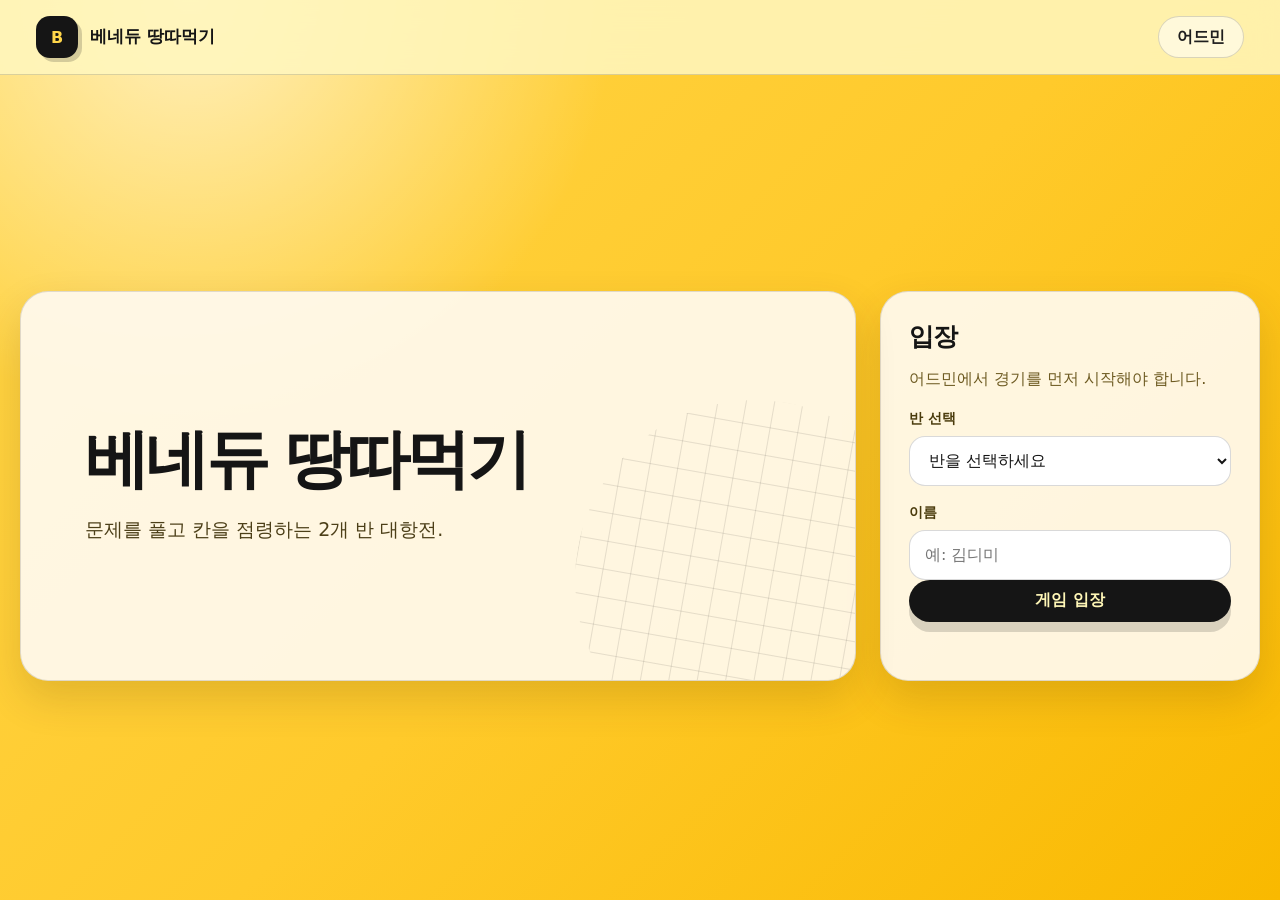
<file: index.html>
<!DOCTYPE html>
<html lang="ko">

<head>
  <meta charset="UTF-8" />
  <meta name="viewport" content="width=device-width, initial-scale=1.0" />
  <title>베네듀 땅따먹기</title>
  <link rel="stylesheet" href="css/style.css" />
</head>

<body>
  <header class="topbar">
    <a class="brand" href="index.html" aria-label="메인으로 이동">
      <span class="brand-mark">B</span>
      <span>
        <strong>베네듀 땅따먹기</strong>
      </span>
    </a>
    <nav class="top-actions">
      <a class="ghost-link" href="admin.html">어드민</a>
      <button id="resetUserBtn" class="ghost-button" type="button">로그아웃</button>
    </nav>
  </header>

  <main>
    <section id="homePage" class="page hero-page">
      <div class="hero-card">
        <div class="hero-copy">
          <h1>베네듀 땅따먹기</h1>
          <p class="hero-desc">문제를 풀고 칸을 점령하는 2개 반 대항전.</p>
        </div>

        <form id="loginForm" class="login-card" autocomplete="off">
          <h2>입장</h2>
          <p id="matchNotice" class="notice muted">어드민에서 경기를 먼저 시작해야 합니다.</p>

          <label for="classSelect">반 선택</label>
          <select id="classSelect" required>
            <option value="">반을 선택하세요</option>
            <option value="1">1반</option>
            <option value="2">2반</option>
            <option value="3">3반</option>
            <option value="4">4반</option>
            <option value="5">5반</option>
            <option value="6">6반</option>
          </select>

          <label for="studentName">이름</label>
          <input id="studentName" type="text" maxlength="10" placeholder="예: 김디미" required />

          <button class="primary-button" type="submit">게임 입장</button>
        </form>
      </div>
    </section>

    <section id="gamePage" class="page game-page hidden" aria-label="게임 진행 화면">
      <section class="scoreboard" aria-label="경기 현황">
        <div class="match-title">
          <p id="matchPair">경기 정보 없음</p>
          <h2 id="playerBadge">입장 정보 없음</h2>
        </div>

        <div class="timer-card">
          <span>남은 시간</span>
          <strong id="gameTimer">20:00</strong>
        </div>

        <div class="ratio-box">
          <div class="ratio-head">
            <span id="leftRatioText">왼쪽 0칸</span>
            <strong>점령 비율</strong>
            <span id="rightRatioText">오른쪽 0칸</span>
          </div>
          <div class="ratio-track" aria-label="점령 비율 바">
            <div id="leftRatioBar" class="ratio-fill left"></div>
            <div id="neutralRatioBar" class="ratio-fill neutral"></div>
            <div id="rightRatioBar" class="ratio-fill right"></div>
          </div>
          <div id="neutralText" class="neutral-text">중립 400칸</div>
        </div>
      </section>

      <section class="game-layout">
        <section class="board-panel">
          <div class="board-toolbar">
            <div>
              <h3>격자판</h3>
            </div>
            <button id="refreshBtn" class="small-button" type="button">새로고침</button>
          </div>
          <div id="board" class="board" role="grid" aria-label="20 곱하기 20 땅따먹기 격자판"></div>
        </section>

        <aside class="side-panel" aria-label="점수와 로그">
          <div class="class-panel">
            <h3>점수</h3>
            <div id="playerStats" class="player-card"></div>
            <div id="classScores" class="score-list"></div>
          </div>
          <div class="log-panel">
            <div class="log-head">
              <h3>점령 로그</h3>
              <span></span>
            </div>
            <ul id="logList" class="log-list"></ul>
          </div>
        </aside>
      </section>
    </section>
  </main>

  <div id="questionModal" class="modal-backdrop hidden" role="dialog" aria-modal="true" aria-labelledby="questionTitle">
    <div class="modal-card">
      <div class="modal-head">
        <div>
          <p id="questionMeta" class="question-meta">문제 정보</p>
          <h2 id="questionTitle">문제</h2>
        </div>
        <button id="closeModalBtn" class="icon-button" type="button" aria-label="닫기">×</button>
      </div>
      <p id="questionText" class="question-text"></p>
      <div id="choiceList" class="choice-list"></div>
      <div class="modal-actions">
        <button id="submitAnswerBtn" class="primary-button" type="button">정답 제출</button>
      </div>
    </div>
  </div>

  <div id="toast" class="toast hidden" role="status" aria-live="polite"></div>

  <script src="js/game-data.js"></script>
  <script src="js/script.js"></script>
</body>

</html>
</file>
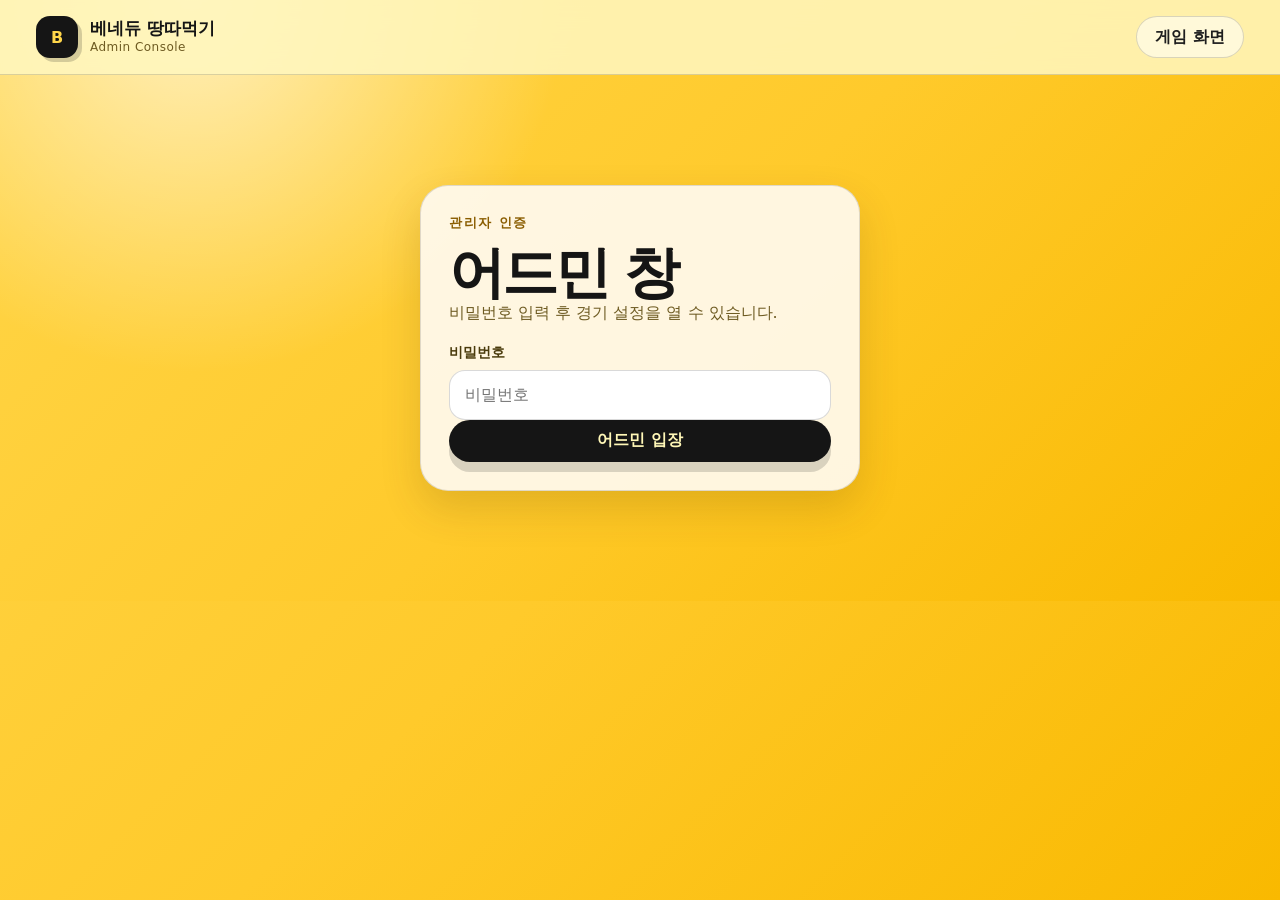
<file: admin.html>
<!DOCTYPE html>
<html lang="ko">
<head>
  <meta charset="UTF-8" />
  <meta name="viewport" content="width=device-width, initial-scale=1.0" />
  <title>베네듀 땅따먹기 어드민</title>
  <link rel="stylesheet" href="css/style.css" />
</head>
<body>
  <header class="topbar">
    <a class="brand" href="index.html" aria-label="메인으로 이동">
      <span class="brand-mark">B</span>
      <span>
        <strong>베네듀 땅따먹기</strong>
        <small>Admin Console</small>
      </span>
    </a>
    <nav class="top-actions">
      <a class="ghost-link" href="index.html">게임 화면</a>
    </nav>
  </header>

  <main class="admin-main">
    <section id="adminLogin" class="admin-login-card">
      <p class="eyebrow">관리자 인증</p>
      <h1>어드민 창</h1>
      <p class="notice muted">비밀번호 입력 후 경기 설정을 열 수 있습니다.</p>
      <form id="adminLoginForm" autocomplete="off">
        <label for="adminPassword">비밀번호</label>
        <input id="adminPassword" type="password" inputmode="numeric" placeholder="비밀번호" required />
        <button class="primary-button" type="submit">어드민 입장</button>
      </form>
    </section>

    <section id="adminPanel" class="admin-panel hidden">
      <div class="admin-header-card">
        <div>
          <p class="eyebrow">경기 설정</p>
          <h1>두 반을 선택하고 경기를 시작하세요.</h1>
          <p class="notice muted">작은 번호 반은 왼쪽, 큰 번호 반은 오른쪽을 사용합니다. 첫 학생이 입장하는 순간 20분 타이머가 시작됩니다.</p>
        </div>
        <div class="admin-status">
          <span>상태</span>
          <strong id="adminStatusText">대기</strong>
        </div>
      </div>

      <section class="admin-grid">
        <form id="matchForm" class="admin-card">
          <h2>경기 열기</h2>
          <label for="teamASelect">대결 반 A</label>
          <select id="teamASelect" required>
            <option value="1">1반</option>
            <option value="2">2반</option>
            <option value="3">3반</option>
            <option value="4">4반</option>
            <option value="5">5반</option>
            <option value="6">6반</option>
          </select>

          <label for="teamBSelect">대결 반 B</label>
          <select id="teamBSelect" required>
            <option value="6">6반</option>
            <option value="5">5반</option>
            <option value="4">4반</option>
            <option value="3">3반</option>
            <option value="2">2반</option>
            <option value="1">1반</option>
          </select>

          <button class="primary-button" type="submit">경기 시작</button>
          <button id="forceTimerBtn" class="secondary-button" type="button">지금 타이머 시작</button>
          <button id="endMatchBtn" class="danger-button" type="button">경기 종료</button>
          <button id="clearMatchBtn" class="ghost-button wide" type="button">경기 초기화</button>
        </form>

        <section class="admin-card">
          <h2>현재 경기</h2>
          <dl class="match-info-list">
            <div><dt>대결</dt><dd id="adminPair">없음</dd></div>
            <div><dt>남은 시간</dt><dd id="adminTimer">-</dd></div>
            <div><dt>왼쪽</dt><dd id="adminLeftCount">0칸</dd></div>
            <div><dt>오른쪽</dt><dd id="adminRightCount">0칸</dd></div>
            <div><dt>중립</dt><dd id="adminNeutralCount">400칸</dd></div>
          </dl>
          <div class="ratio-track admin-ratio" aria-label="관리자 점령 비율 바">
            <div id="adminLeftBar" class="ratio-fill left"></div>
            <div id="adminNeutralBar" class="ratio-fill neutral"></div>
            <div id="adminRightBar" class="ratio-fill right"></div>
          </div>
        </section>

        <section class="admin-card admin-log-card">
          <h2>경기 로그</h2>
          <ul id="adminLogList" class="log-list"></ul>
        </section>
      </section>
    </section>
  </main>

  <div id="toast" class="toast hidden" role="status" aria-live="polite"></div>

  <script src="js/game-data.js"></script>
  <script src="js/admin.js"></script>
</body>
</html>
</file>
<file: css/style.css>
:root {
  --bg: #ffd64a;
  --bg-soft: #fff3b5;
  --panel: #fffaf0;
  --panel-strong: #ffffff;
  --ink: #151515;
  --muted: #6e5b22;
  --line: rgba(21, 21, 21, 0.16);
  --shadow: 0 18px 40px rgba(72, 48, 0, 0.16);
  --radius-lg: 28px;
  --radius-md: 18px;
  --radius-sm: 12px;
  --team-1: #c30d23;
  --team-2: #037f00;
  --team-3: #151000;
  --team-4: #131500;
  --team-5: #1a0055;
  --team-6: #19004a;
  --neutral: #efe3b0;
  --danger: #c0302f;
  --success: #167a31;
  --focus: #2e54ff;
  font-family: "Pretendard", "Noto Sans KR", "Apple SD Gothic Neo", "Malgun Gothic", "맑은 고딕", system-ui, -apple-system, BlinkMacSystemFont, sans-serif;
}

* {
  box-sizing: border-box;
}

html,
body {
  margin: 0;
  min-height: 100%;
  background:
    radial-gradient(circle at 15% 0%, rgba(255,255,255,0.65), transparent 30%),
    linear-gradient(135deg, var(--bg), #ffca2b 52%, #f9b900);
  color: var(--ink);
}

body {
  overflow-x: hidden;
}

button,
input,
select {
  font: inherit;
}

button {
  cursor: pointer;
}

a {
  color: inherit;
  text-decoration: none;
}

.hidden {
  display: none !important;
}

.topbar {
  position: sticky;
  top: 0;
  z-index: 10;
  display: flex;
  align-items: center;
  justify-content: space-between;
  gap: 16px;
  padding: 16px clamp(16px, 3vw, 36px);
  background: rgba(255, 246, 190, 0.88);
  border-bottom: 1px solid var(--line);
  backdrop-filter: blur(14px);
}

.brand {
  display: flex;
  align-items: center;
  gap: 12px;
  min-width: 0;
}

.brand-mark {
  display: grid;
  place-items: center;
  width: 42px;
  height: 42px;
  flex: 0 0 42px;
  border: 2px solid rgba(21,21,21,0.88);
  border-radius: 14px;
  background: #151515;
  color: #ffd64a;
  font-weight: 900;
  box-shadow: 4px 4px 0 rgba(21,21,21,0.18);
}

.brand strong,
.brand small {
  display: block;
  line-height: 1.15;
  white-space: nowrap;
}

.brand strong {
  font-size: 17px;
}

.brand small {
  margin-top: 3px;
  color: var(--muted);
  font-size: 12px;
  letter-spacing: 0.04em;
}

.top-actions {
  display: flex;
  align-items: center;
  gap: 8px;
}

.ghost-link,
.ghost-button,
.small-button,
.secondary-button,
.danger-button,
.primary-button,
.icon-button {
  border: 0;
  border-radius: 999px;
  min-height: 42px;
  padding: 0 18px;
  font-weight: 800;
  transition: transform 0.15s ease, box-shadow 0.15s ease, opacity 0.15s ease;
}

.ghost-link,
.ghost-button,
.small-button {
  display: inline-flex;
  align-items: center;
  justify-content: center;
  background: rgba(255,255,255,0.56);
  color: #1e1e1e;
  border: 1px solid var(--line);
}

.primary-button {
  width: 100%;
  background: #151515;
  color: #fff7b7;
  box-shadow: 0 10px 0 rgba(21,21,21,0.16);
}

.secondary-button {
  width: 100%;
  background: #ffffff;
  color: #151515;
  border: 1px solid var(--line);
}

.danger-button {
  width: 100%;
  background: #b9252d;
  color: #fff;
}

.ghost-button.wide {
  width: 100%;
}

.icon-button {
  display: grid;
  place-items: center;
  width: 42px;
  height: 42px;
  min-height: 42px;
  padding: 0;
  background: rgba(21,21,21,0.08);
  font-size: 28px;
  line-height: 1;
}

button:hover,
.ghost-link:hover {
  transform: translateY(-1px);
}

button:active,
.ghost-link:active {
  transform: translateY(1px);
}

button:disabled {
  cursor: not-allowed;
  opacity: 0.52;
  transform: none;
}

.page {
  width: min(1240px, calc(100% - 32px));
  margin: 0 auto;
}

.hero-page {
  min-height: calc(100vh - 78px);
  display: grid;
  place-items: center;
  padding: 42px 0;
}

.hero-card {
  width: 100%;
  display: grid;
  grid-template-columns: minmax(0, 1fr) minmax(330px, 380px);
  gap: 24px;
  align-items: stretch;
}

.hero-copy,
.login-card,
.admin-login-card,
.admin-header-card,
.admin-card,
.board-panel,
.side-panel,
.scoreboard {
  background: rgba(255, 250, 240, 0.92);
  border: 1px solid rgba(21,21,21,0.13);
  box-shadow: var(--shadow);
}

.hero-copy,
.login-card {
  border-radius: var(--radius-lg);
}

.hero-copy {
  min-height: 390px;
  padding: clamp(28px, 5vw, 64px);
  display: flex;
  flex-direction: column;
  justify-content: center;
  position: relative;
  overflow: hidden;
}

.hero-copy::after {
  content: "";
  position: absolute;
  right: -80px;
  bottom: -80px;
  width: 360px;
  height: 360px;
  background:
    linear-gradient(90deg, rgba(21,21,21,0.11) 1px, transparent 1px),
    linear-gradient(0deg, rgba(21,21,21,0.11) 1px, transparent 1px);
  background-size: 28px 28px;
  border-radius: 50%;
  transform: rotate(10deg);
}

.eyebrow {
  margin: 0 0 12px;
  font-size: 13px;
  font-weight: 900;
  letter-spacing: 0.12em;
  color: #8a5d00;
  text-transform: uppercase;
}

.hero-copy h1,
.admin-login-card h1,
.admin-header-card h1 {
  margin: 0;
  font-size: clamp(42px, 5vw, 70px);
  line-height: 1.02;
  letter-spacing: -0.055em;
  white-space: nowrap;
}

.admin-login-card h1,
.admin-header-card h1 {
  font-size: clamp(34px, 5vw, 56px);
}

.hero-desc {
  width: min(620px, 100%);
  margin: 22px 0 0;
  color: #4c3f18;
  font-size: 19px;
  line-height: 1.6;
  word-break: keep-all;
}

.rule-strip {
  display: flex;
  flex-wrap: wrap;
  gap: 10px;
  margin-top: 34px;
}

.rule-strip span {
  padding: 10px 14px;
  border-radius: 999px;
  background: #151515;
  color: #fff4ab;
  font-size: 14px;
  font-weight: 800;
}

.login-card,
.admin-login-card {
  padding: 28px;
}

.login-card h2,
.admin-card h2 {
  margin: 0 0 14px;
  font-size: 25px;
  letter-spacing: -0.04em;
}

label {
  display: block;
  margin: 18px 0 8px;
  font-size: 14px;
  font-weight: 900;
  color: #4a3b0c;
}

input,
select {
  width: 100%;
  min-height: 50px;
  border: 1px solid var(--line);
  border-radius: 16px;
  padding: 0 15px;
  background: #fff;
  color: #151515;
  outline: none;
}

input:focus,
select:focus,
button:focus-visible,
a:focus-visible {
  outline: 3px solid rgba(46,84,255,0.32);
  outline-offset: 2px;
}

.notice,
.hint {
  margin: 0;
  line-height: 1.55;
  word-break: keep-all;
}

.muted,
.hint {
  color: var(--muted);
}

.hint {
  margin-top: 12px;
  font-size: 13px;
}

.game-page {
  padding: 22px 0 36px;
}

.scoreboard {
  position: sticky;
  top: 75px;
  z-index: 6;
  display: grid;
  grid-template-columns: minmax(210px, 0.75fr) minmax(120px, 0.32fr) minmax(360px, 1.2fr);
  gap: 16px;
  align-items: center;
  margin-bottom: 18px;
  padding: 16px;
  border-radius: 24px;
}

.match-title p,
.match-title h2 {
  margin: 0;
}

.match-title p {
  color: var(--muted);
  font-size: 14px;
  font-weight: 800;
}

.match-title h2 {
  margin-top: 4px;
  font-size: 24px;
  letter-spacing: -0.04em;
}

.timer-card {
  padding: 14px 16px;
  border-radius: 18px;
  background: #151515;
  color: #fff4ad;
  text-align: center;
}

.timer-card span,
.timer-card strong {
  display: block;
}

.timer-card span {
  font-size: 12px;
  color: rgba(255,244,173,0.75);
}

.timer-card strong {
  margin-top: 2px;
  font-size: 28px;
  letter-spacing: -0.03em;
}

.ratio-box {
  min-width: 0;
}

.ratio-head {
  display: flex;
  align-items: center;
  justify-content: space-between;
  gap: 12px;
  margin-bottom: 8px;
  font-size: 13px;
  font-weight: 900;
}

.ratio-head strong {
  white-space: nowrap;
}

.ratio-track {
  display: flex;
  width: 100%;
  height: 24px;
  overflow: hidden;
  border-radius: 999px;
  background: #e9dcaa;
  border: 2px solid rgba(21,21,21,0.16);
}

.ratio-fill {
  height: 100%;
  width: 0%;
  transition: width 0.22s ease;
}

.ratio-fill.neutral {
  background: repeating-linear-gradient(45deg, #eadca3, #eadca3 8px, #f6ebb6 8px, #f6ebb6 16px);
}

.neutral-text {
  margin-top: 6px;
  color: var(--muted);
  font-size: 12px;
  text-align: center;
  font-weight: 800;
}

.game-layout {
  display: grid;
  grid-template-columns: minmax(0, 1fr) 340px;
  gap: 18px;
  align-items: start;
}

.board-panel,
.side-panel {
  border-radius: 24px;
  padding: 18px;
}

.board-toolbar {
  display: flex;
  align-items: center;
  justify-content: space-between;
  gap: 12px;
  margin-bottom: 14px;
}

.board-toolbar h3,
.board-toolbar p,
.log-head h3,
.class-panel h3 {
  margin: 0;
}

.board-toolbar h3,
.log-head h3,
.class-panel h3 {
  font-size: 20px;
}

.board-toolbar p {
  margin-top: 4px;
  color: var(--muted);
  font-size: 13px;
  font-weight: 700;
  word-break: keep-all;
}

.board {
  display: grid;
  grid-template-columns: repeat(20, minmax(0, 1fr));
  gap: 4px;
  width: 100%;
  aspect-ratio: 1 / 1;
  padding: 10px;
  border-radius: 20px;
  background: #312400;
  border: 3px solid rgba(21,21,21,0.88);
  box-shadow: inset 0 0 0 1px rgba(255,255,255,0.16);
}

.cell {
  position: relative;
  min-width: 0;
  min-height: 0;
  aspect-ratio: 1 / 1;
  border: 1px solid rgba(21,21,21,0.20);
  border-radius: 6px;
  background: #f2e7b2;
  color: #171717;
  padding: 0;
  overflow: hidden;
}

.cell::after {
  content: "";
  position: absolute;
  inset: 3px;
  border-radius: 4px;
  border: 1px solid rgba(255,255,255,0.12);
  pointer-events: none;
}

.cell.available {
  box-shadow: 0 0 0 2px #151515, 0 0 0 4px #ffef82;
  z-index: 1;
}

.cell.enemy-available {
  box-shadow: 0 0 0 2px #ffffff, 0 0 0 4px #b9252d;
  z-index: 1;
}

.cell.locked::before {
  content: "잠김";
  position: absolute;
  left: 50%;
  top: 50%;
  transform: translate(-50%, -50%);
  min-width: 28px;
  padding: 2px 4px;
  border-radius: 999px;
  background: rgba(255,255,255,0.9);
  color: #b9252d;
  font-size: 9px;
  font-weight: 900;
  z-index: 2;
}

.cell:disabled {
  opacity: 0.85;
}

.side-panel {
  display: grid;
  gap: 16px;
}

.class-panel,
.log-panel {
  min-width: 0;
}

.score-list {
  display: grid;
  gap: 10px;
  margin-top: 12px;
}

.score-card {
  display: grid;
  grid-template-columns: 18px 1fr auto;
  gap: 10px;
  align-items: center;
  padding: 12px;
  border: 1px solid var(--line);
  border-radius: 16px;
  background: rgba(255,255,255,0.64);
}

.score-dot {
  width: 18px;
  height: 18px;
  border-radius: 6px;
  border: 1px solid rgba(21,21,21,0.22);
}

.score-card strong,
.score-card span {
  display: block;
}

.score-card span {
  color: var(--muted);
  font-size: 12px;
  font-weight: 800;
}

.log-head {
  display: flex;
  align-items: baseline;
  justify-content: space-between;
  gap: 10px;
}

.log-head span {
  color: var(--muted);
  font-size: 12px;
  font-weight: 800;
}

.log-list {
  list-style: none;
  padding: 0;
  margin: 12px 0 0;
  display: grid;
  gap: 8px;
  max-height: 190px;
  overflow: hidden;
}

.log-list li {
  padding: 10px 12px;
  border-radius: 14px;
  background: rgba(255,255,255,0.68);
  border: 1px solid var(--line);
  font-size: 13px;
  line-height: 1.45;
  word-break: keep-all;
}

.log-list time {
  display: block;
  margin-bottom: 3px;
  color: var(--muted);
  font-size: 11px;
  font-weight: 900;
}


.admin-login-card h1,
.admin-header-card h1 {
  white-space: normal;
}

.player-card {
  display: grid;
  grid-template-columns: 1fr 1fr;
  gap: 10px;
  margin-top: 12px;
  padding: 13px;
  border: 2px solid #151515;
  border-radius: 18px;
  background: rgba(255,255,255,0.78);
}

.player-card div {
  min-width: 0;
}

.player-card span,
.player-card strong {
  display: block;
}

.player-card span {
  color: var(--muted);
  font-size: 11px;
  font-weight: 900;
}

.player-card strong {
  margin-top: 3px;
  font-size: 17px;
  letter-spacing: -0.03em;
  overflow: hidden;
  text-overflow: ellipsis;
  white-space: nowrap;
}

.log-list li.live-log {
  border-width: 2px;
  box-shadow: 0 10px 22px rgba(0,0,0,0.12);
  transition: opacity 0.45s ease, transform 0.45s ease;
}

.log-list li.live-log time {
  color: inherit;
  opacity: 0.78;
}

.log-list li.empty-log {
  color: var(--muted);
  text-align: center;
  font-weight: 900;
  background: rgba(255,255,255,0.48);
}

.modal-backdrop {
  position: fixed;
  inset: 0;
  z-index: 30;
  display: grid;
  place-items: center;
  padding: 20px;
  background: rgba(21,21,21,0.46);
  backdrop-filter: blur(8px);
}

.modal-card {
  width: min(620px, 100%);
  max-height: min(720px, calc(100vh - 40px));
  overflow: auto;
  border-radius: 26px;
  padding: 24px;
  background: #fffaf0;
  box-shadow: 0 28px 70px rgba(0,0,0,0.28);
  border: 1px solid rgba(255,255,255,0.8);
}

.modal-head {
  display: flex;
  align-items: flex-start;
  justify-content: space-between;
  gap: 16px;
}

.question-meta {
  display: inline-flex;
  align-items: center;
  min-height: 28px;
  margin: 0 0 8px;
  padding: 0 10px;
  border-radius: 999px;
  background: #151515;
  color: #fff4ad;
  font-size: 12px;
  font-weight: 900;
}

.modal-head h2 {
  margin: 0;
  font-size: 28px;
  letter-spacing: -0.04em;
}

.question-text {
  margin: 18px 0;
  padding: 18px;
  border-radius: 18px;
  background: #fff3c3;
  border: 1px solid rgba(21,21,21,0.11);
  line-height: 1.75;
  font-size: 17px;
  font-weight: 750;
  word-break: keep-all;
}

.choice-list {
  display: grid;
  gap: 10px;
}

.choice-button {
  display: grid;
  grid-template-columns: 44px 1fr;
  gap: 12px;
  align-items: center;
  width: 100%;
  min-height: 54px;
  border: 1px solid var(--line);
  border-radius: 16px;
  background: #fff;
  padding: 8px 12px;
  text-align: left;
}

.choice-button.selected {
  border-color: #151515;
  box-shadow: inset 0 0 0 2px #151515, 0 8px 0 rgba(21,21,21,0.10);
  background: #fff7ca;
}

.choice-index {
  display: grid;
  place-items: center;
  width: 36px;
  height: 36px;
  border-radius: 12px;
  background: #151515;
  color: #fff4ad;
  font-weight: 900;
}

.choice-text {
  font-weight: 800;
  line-height: 1.45;
  word-break: keep-all;
}

.modal-actions {
  margin-top: 18px;
}

.toast {
  position: fixed;
  left: 50%;
  bottom: 22px;
  z-index: 50;
  transform: translateX(-50%);
  max-width: min(560px, calc(100% - 32px));
  padding: 14px 18px;
  border-radius: 999px;
  background: #151515;
  color: #fff4ad;
  box-shadow: 0 12px 28px rgba(0,0,0,0.22);
  font-weight: 900;
  text-align: center;
  word-break: keep-all;
}

.admin-main {
  width: min(1160px, calc(100% - 32px));
  margin: 0 auto;
  padding: 38px 0;
}

.admin-login-card {
  width: min(440px, 100%);
  margin: 8vh auto;
  border-radius: var(--radius-lg);
}

.admin-panel {
  display: grid;
  gap: 18px;
}

.admin-header-card {
  display: flex;
  align-items: center;
  justify-content: space-between;
  gap: 18px;
  padding: 28px;
  border-radius: var(--radius-lg);
}

.admin-status {
  min-width: 150px;
  padding: 18px;
  border-radius: 20px;
  background: #151515;
  color: #fff4ad;
  text-align: center;
}

.admin-status span,
.admin-status strong {
  display: block;
}

.admin-status span {
  color: rgba(255,244,173,0.72);
  font-size: 12px;
}

.admin-status strong {
  margin-top: 4px;
  font-size: 24px;
}

.admin-grid {
  display: grid;
  grid-template-columns: 330px minmax(0, 1fr);
  gap: 18px;
}

.admin-card {
  padding: 22px;
  border-radius: 24px;
}

.admin-card .primary-button,
.admin-card .secondary-button,
.admin-card .danger-button,
.admin-card .ghost-button {
  margin-top: 12px;
}

.match-info-list {
  display: grid;
  gap: 10px;
  margin: 0 0 18px;
}

.match-info-list div {
  display: grid;
  grid-template-columns: 88px 1fr;
  gap: 12px;
  padding: 11px 12px;
  border-radius: 14px;
  background: rgba(255,255,255,0.62);
  border: 1px solid var(--line);
}

.match-info-list dt {
  color: var(--muted);
  font-weight: 900;
}

.match-info-list dd {
  margin: 0;
  font-weight: 900;
}

.admin-ratio {
  height: 28px;
}

.admin-log-card {
  grid-column: 2;
}

@media (max-width: 1100px) {
  .hero-card,
  .game-layout,
  .scoreboard,
  .admin-grid {
    grid-template-columns: 1fr;
  }

  .scoreboard {
    position: static;
  }

  .admin-log-card {
    grid-column: auto;
  }
}

@media (max-width: 620px) {
  .topbar {
    align-items: flex-start;
  }

  .brand strong {
    white-space: nowrap;
  }

  .hero-copy h1 {
    font-size: clamp(32px, 10vw, 54px);
  }

  .top-actions {
    flex-wrap: wrap;
    justify-content: flex-end;
  }

  .hero-copy {
    min-height: 330px;
  }

  .board {
    gap: 2px;
    padding: 6px;
    border-radius: 14px;
  }

  .cell {
    border-radius: 3px;
  }

  .scoreboard,
  .board-panel,
  .side-panel,
  .modal-card,
  .admin-card,
  .admin-header-card {
    border-radius: 18px;
  }

  .choice-button {
    grid-template-columns: 38px 1fr;
  }

  .choice-index {
    width: 32px;
    height: 32px;
  }
}


/* final polish */
.hero-copy h1 {
  position: relative;
  z-index: 1;
  max-width: 100%;
}
.hero-desc {
  position: relative;
  z-index: 1;
}
.log-list li.live-log {
  animation: logFadeOut 5s linear forwards;
}
@keyframes logFadeOut {
  0% { opacity: 1; transform: translateY(0); }
  78% { opacity: 1; transform: translateY(0); }
  100% { opacity: 0; transform: translateY(-6px); }
}
body.is-home #resetUserBtn {
  display: none;
}
@media (max-width: 1100px) {
  .hero-card {
    gap: 18px;
  }
}
</file>
